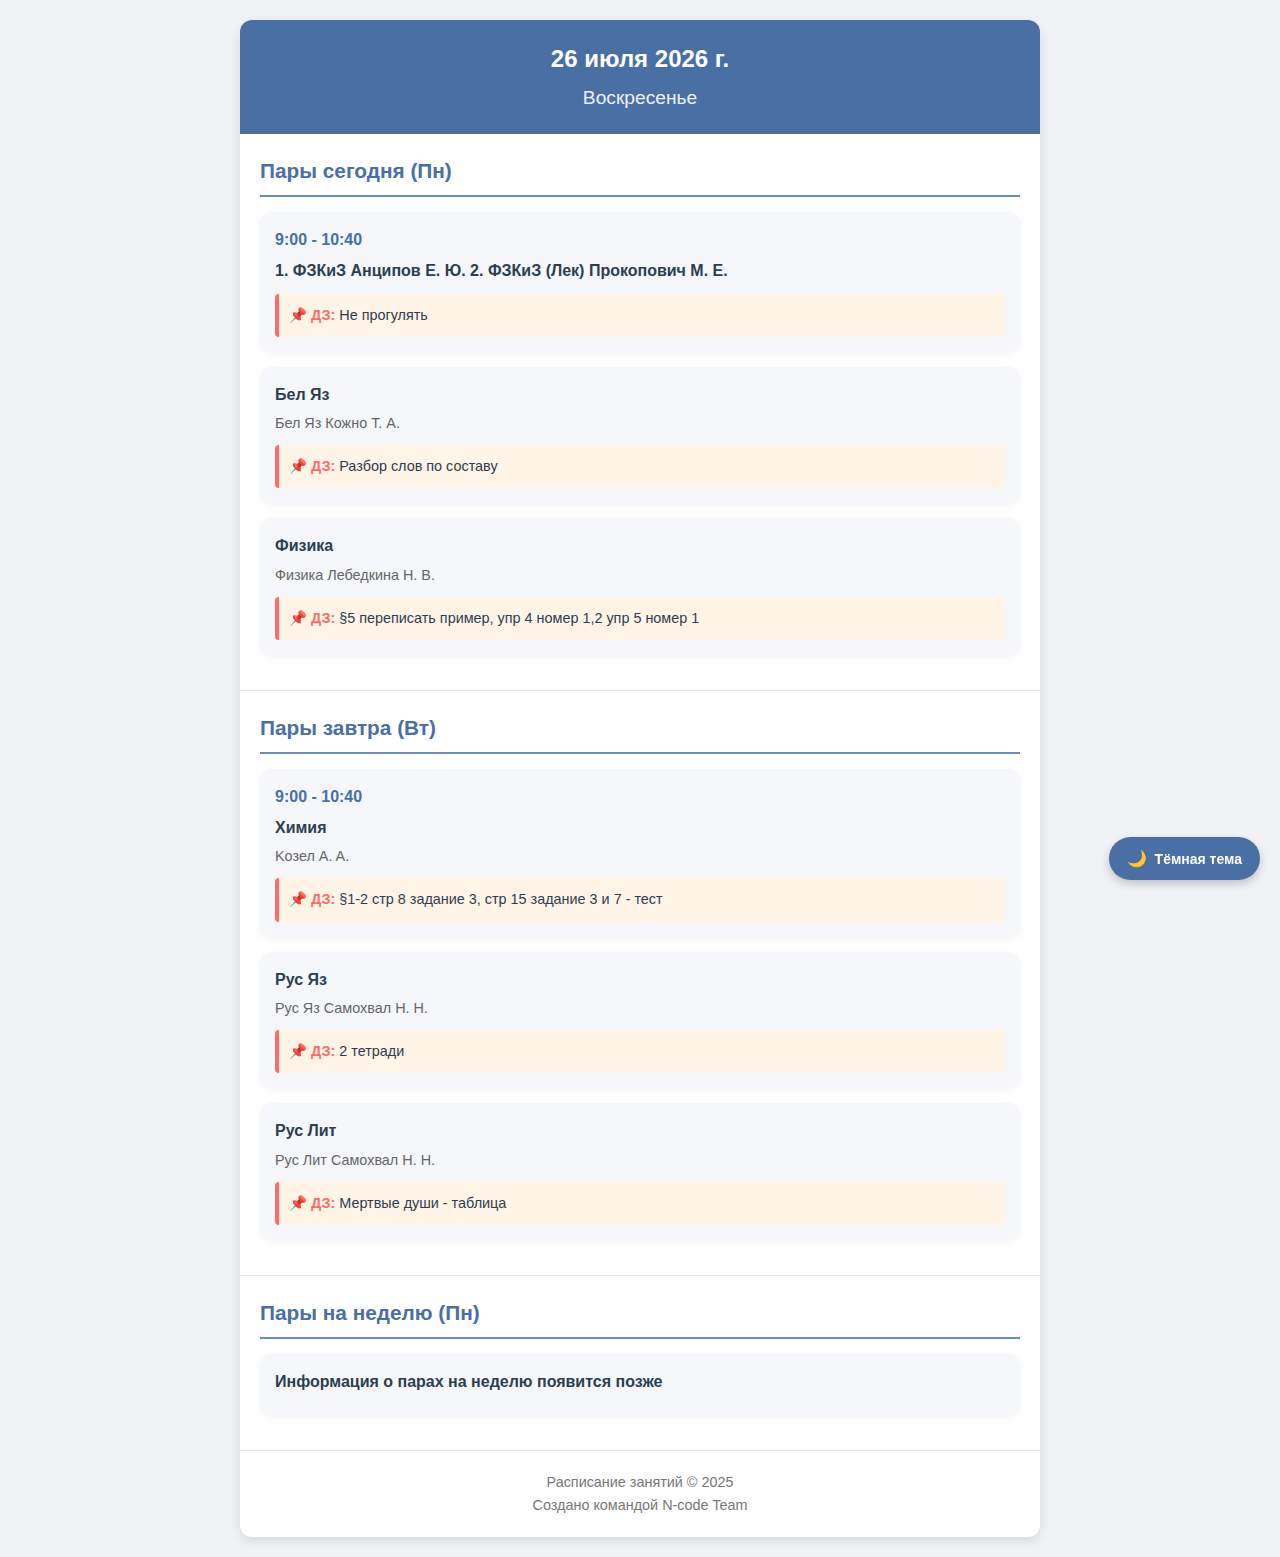
<file: index.html>
<!DOCTYPE html>
<html lang="ru">
<head>
    <meta charset="UTF-8">
    <meta name="viewport" content="width=device-width, initial-scale=1.0">
    <title>Расписание занятий</title>
    <link rel="stylesheet" href="./main.css">
</head>
<body>
    <div class="container">
        <header>
            <div class="date">Сентябрь 08, 2025</div>
            <div class="day">Понедельник</div>
        </header>

        <div class="schedule-section">
            <h2 class="section-title">Пары сегодня (Пн)</h2>
            
            <div class="lesson">
                <div class="time">9:00 - 10:40</div>
                <div class="subject">1. ФЗКиЗ Анципов Е. Ю. 2. ФЗКиЗ (Лек) Прокопович М. Е.</div>
                <div class="homework">Не прогулять</div>
            </div>
            
            <div class="lesson">
                <div class="subject">Бел Яз</div>
                <div class="teacher">Бел Яз Кожно Т. А.</div>
                <div class="homework">Разбор слов по составу</div>
            </div>
            
            <div class="lesson">
                <div class="subject">Физика</div>
                <div class="teacher">Физика Лебедкина Н. В.</div>
                <div class="homework">§5 переписать пример, упр 4 номер 1,2 упр 5 номер 1</div>
            </div>
        </div>

        <div class="schedule-section">
            <h2 class="section-title">Пары завтра (Вт)</h2>
            
            <div class="lesson">
                <div class="time">9:00 - 10:40</div>
                <div class="subject">Химия</div>
                <div class="teacher">Kозел A. A.</div>
                <div class="homework">§1-2 стр 8 задание 3, стр 15 задание 3 и 7 - тест</div>
            </div>
            
            <div class="lesson">
                <div class="subject">Рус Яз</div>
                <div class="teacher">Рус Яз Самохвал Н. Н.</div>
                <div class="homework">2 тетради</div>
            </div>
            
            <div class="lesson">
                <div class="subject">Рус Лит</div>
                <div class="teacher">Рус Лит Самохвал Н. Н.</div>
                <div class="homework">Мертвые души - таблица</div>
            </div>
        </div>

        <div class="schedule-section">
            <h2 class="section-title">Пары на неделю (Пн)</h2>
            <div class="lesson">
                <div class="subject">Информация о парах на неделю появится позже</div>
            </div>
        </div>

        <footer>
            <p>Расписание занятий © 2025</p>
            <p>Создано командой N-code Team</p>
        </footer>
    </div>

    <script src="./main.js"></script>
</body>
</html>
</file>
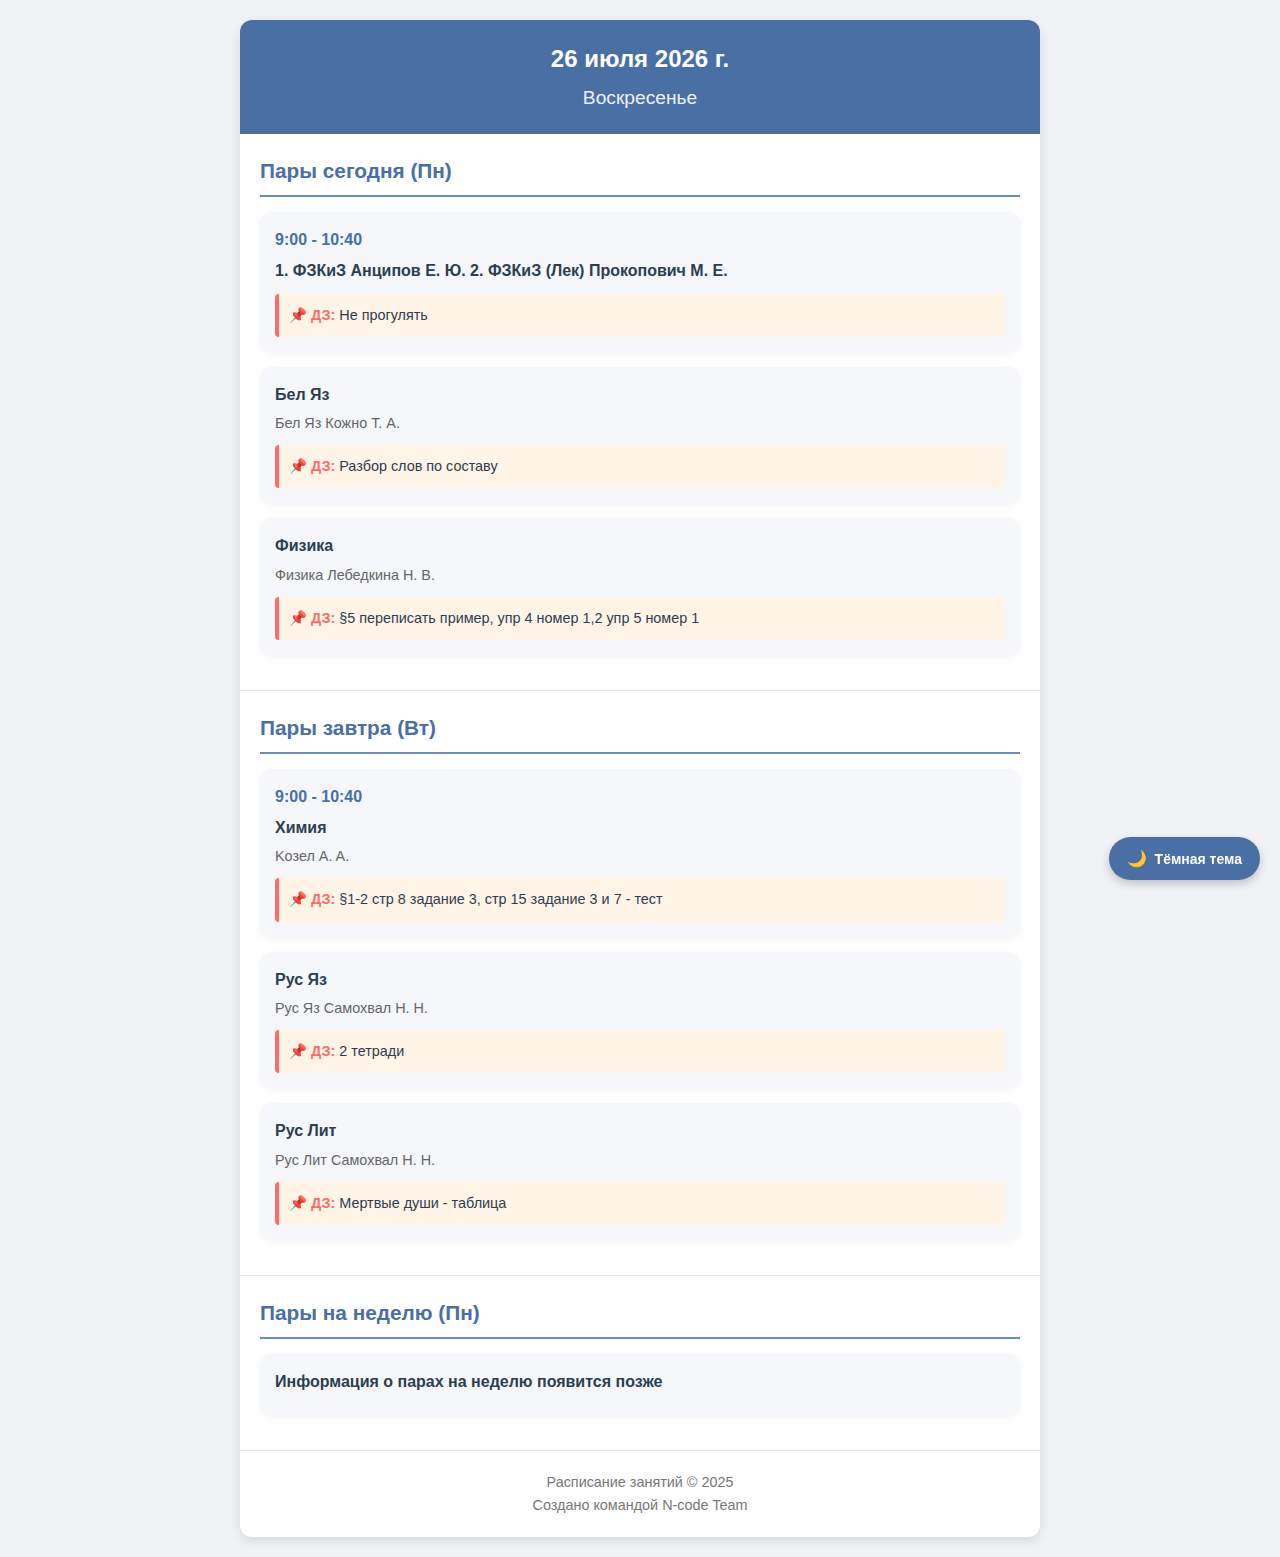
<file: schedule/index.html>
<!DOCTYPE html>
<html lang="ru">
<head>
    <meta charset="UTF-8">
    <meta name="viewport" content="width=device-width, initial-scale=1.0">
    <title>Расписание занятий</title>
    <link rel="stylesheet" href="css/main.css">
</head>
<body>
    <div class="container">
        <header>
            <div class="date">Сентябрь 08, 2025</div>
            <div class="day">Понедельник</div>
        </header>

        <div class="schedule-section">
            <h2 class="section-title">Пары сегодня (Пн)</h2>
            
            <div class="lesson">
                <div class="time">9:00 - 10:40</div>
                <div class="subject">1. ФЗКиЗ Анципов Е. Ю. 2. ФЗКиЗ (Лек) Прокопович М. Е.</div>
                <div class="homework">Не прогулять</div>
            </div>
            
            <div class="lesson">
                <div class="subject">Бел Яз</div>
                <div class="teacher">Бел Яз Кожно Т. А.</div>
                <div class="homework">Разбор слов по составу</div>
            </div>
            
            <div class="lesson">
                <div class="subject">Физика</div>
                <div class="teacher">Физика Лебедкина Н. В.</div>
                <div class="homework">§5 переписать пример, упр 4 номер 1,2 упр 5 номер 1</div>
            </div>
        </div>

        <div class="schedule-section">
            <h2 class="section-title">Пары завтра (Вт)</h2>
            
            <div class="lesson">
                <div class="time">9:00 - 10:40</div>
                <div class="subject">Химия</div>
                <div class="teacher">Kозел A. A.</div>
                <div class="homework">§1-2 стр 8 задание 3, стр 15 задание 3 и 7 - тест</div>
            </div>
            
            <div class="lesson">
                <div class="subject">Рус Яз</div>
                <div class="teacher">Рус Яз Самохвал Н. Н.</div>
                <div class="homework">2 тетради</div>
            </div>
            
            <div class="lesson">
                <div class="subject">Рус Лит</div>
                <div class="teacher">Рус Лит Самохвал Н. Н.</div>
                <div class="homework">Мертвые души - таблица</div>
            </div>
        </div>

        <div class="schedule-section">
            <h2 class="section-title">Пары на неделю (Пн)</h2>
            <div class="lesson">
                <div class="subject">Информация о парах на неделю появится позже</div>
            </div>
        </div>

        <footer>
            <p>Расписание занятий © 2025</p>
            <p>Создано командой N-code Team</p>
        </footer>
    </div>

    <script src="js/main.js"></script>
</body>
</html>
</file>
<file: main.css>
:root {
    --primary-color: #4a6fa5;
    --secondary-color: #6b8cbc;
    --accent-color: #ff6b6b;
    --light-color: #f5f7fa;
    --dark-color: #2c3e50;
    --border-radius: 12px;
    --shadow: 0 4px 12px rgba(0, 0, 0, 0.1);
    --transition: all 0.3s ease;
    
    /* Цвета для светлой темы */
    --bg-color: #f0f2f5;
    --container-bg: white;
    --text-color: #2c3e50;
    --lesson-bg: #f5f7fa;
    --teacher-color: #666;
    --homework-bg: #fff4e6;
}

/* Темная тема */
[data-theme="dark"] {
    --bg-color: #1a1a1a;
    --container-bg: #2d2d2d;
    --text-color: #f0f0f0;
    --lesson-bg: #3a3a3a;
    --teacher-color: #aaa;
    --homework-bg: #3a3429;
    --shadow: 0 4px 12px rgba(0, 0, 0, 0.3);
}

* {
    margin: 0;
    padding: 0;
    box-sizing: border-box;
    font-family: 'Segoe UI', Tahoma, Geneva, Verdana, sans-serif;
}

body {
    background-color: var(--bg-color);
    color: var(--text-color);
    line-height: 1.6;
    padding: 20px;
    min-height: 100vh;
    transition: background-color 0.3s ease, color 0.3s ease;
}

.container {
    max-width: 800px;
    margin: 0 auto;
    background: var(--container-bg);
    border-radius: var(--border-radius);
    box-shadow: var(--shadow);
    overflow: hidden;
    transition: background-color 0.3s ease, box-shadow 0.3s ease;
}

header {
    background: var(--primary-color);
    color: white;
    padding: 20px;
    text-align: center;
}

.date {
    font-size: 1.5rem;
    font-weight: bold;
    margin-bottom: 5px;
}

.day {
    font-size: 1.2rem;
    opacity: 0.9;
}

.schedule-section {
    padding: 20px;
    border-bottom: 1px solid #eaeaea;
}

.section-title {
    font-size: 1.3rem;
    color: var(--primary-color);
    margin-bottom: 15px;
    padding-bottom: 8px;
    border-bottom: 2px solid var(--secondary-color);
}

.lesson {
    background: var(--lesson-bg);
    border-radius: var(--border-radius);
    padding: 15px;
    margin-bottom: 15px;
    box-shadow: 0 2px 6px rgba(0, 0, 0, 0.05);
    transition: var(--transition);
    cursor: pointer;
}

.lesson:hover {
    transform: translateY(-3px);
    box-shadow: 0 4px 10px rgba(0, 0, 0, 0.1);
}

.lesson.active {
    background: #e8f4fc;
    border-left: 4px solid var(--primary-color);
}

[data-theme="dark"] .lesson.active {
    background: #2a3b4d;
}

.time {
    font-weight: bold;
    color: var(--primary-color);
    margin-bottom: 5px;
}

.subject {
    font-weight: 600;
    margin-bottom: 5px;
}

.teacher {
    color: var(--teacher-color);
    font-size: 0.9rem;
    margin-bottom: 10px;
    transition: color 0.3s ease;
}

.homework {
    background: var(--homework-bg);
    border-left: 4px solid var(--accent-color);
    padding: 10px;
    border-radius: 4px;
    margin-top: 10px;
    font-size: 0.9rem;
    transition: background-color 0.3s ease;
}

.homework::before {
    content: "📌 ДЗ: ";
    font-weight: bold;
    color: var(--accent-color);
}

footer {
    text-align: center;
    padding: 20px;
    color: #777;
    font-size: 0.9rem;
}

/* Кнопка переключения темы */
.theme-toggle {
    position: fixed;
    bottom: 20px;
    right: 20px;
    padding: 12px 18px;
    background: var(--primary-color);
    color: white;
    border: none;
    border-radius: 25px;
    cursor: pointer;
    z-index: 1000;
    font-size: 14px;
    font-weight: 600;
    box-shadow: 0 4px 8px rgba(0, 0, 0, 0.2);
    transition: all 0.3s ease;
    display: flex;
    align-items: center;
    gap: 8px;
}

.theme-toggle:hover {
    background: var(--secondary-color);
    transform: translateY(-2px);
    box-shadow: 0 6px 12px rgba(0, 0, 0, 0.3);
}

.theme-toggle:active {
    transform: translateY(0);
}

.theme-toggle::before {
    content: "🌙";
    font-size: 16px;
}

[data-theme="dark"] .theme-toggle::before {
    content: "☀️";
}

/* Адаптивность для мобильных устройств */
@media (max-width: 768px) {
    body {
        padding: 10px;
    }
    
    .container {
        border-radius: 10px;
    }
    
    header {
        padding: 15px;
    }
    
    .date {
        font-size: 1.3rem;
    }
    
    .day {
        font-size: 1.1rem;
    }
    
    .schedule-section {
        padding: 15px;
    }
    
    .section-title {
        font-size: 1.2rem;
    }
    
    .lesson {
        padding: 12px;
    }
    
    .theme-toggle {
        bottom: 15px;
        right: 15px;
        padding: 10px 15px;
        font-size: 13px;
    }
}

@media (max-width: 480px) {
    .date {
        font-size: 1.2rem;
    }
    
    .day {
        font-size: 1rem;
    }
    
    .section-title {
        font-size: 1.1rem;
    }
    
    .time, .subject {
        font-size: 0.95rem;
    }
    
    .teacher {
        font-size: 0.85rem;
    }
    
    .homework {
        font-size: 0.85rem;
    }
    
    .theme-toggle {
        bottom: 10px;
        right: 10px;
        padding: 8px 12px;
        font-size: 12px;
    }
}
</file>
<file: schedule/css/main.css>
:root {
    --primary-color: #4a6fa5;
    --secondary-color: #6b8cbc;
    --accent-color: #ff6b6b;
    --light-color: #f5f7fa;
    --dark-color: #2c3e50;
    --border-radius: 12px;
    --shadow: 0 4px 12px rgba(0, 0, 0, 0.1);
    --transition: all 0.3s ease;
    
    /* Цвета для светлой темы */
    --bg-color: #f0f2f5;
    --container-bg: white;
    --text-color: #2c3e50;
    --lesson-bg: #f5f7fa;
    --teacher-color: #666;
    --homework-bg: #fff4e6;
}

/* Темная тема */
[data-theme="dark"] {
    --bg-color: #1a1a1a;
    --container-bg: #2d2d2d;
    --text-color: #f0f0f0;
    --lesson-bg: #3a3a3a;
    --teacher-color: #aaa;
    --homework-bg: #3a3429;
    --shadow: 0 4px 12px rgba(0, 0, 0, 0.3);
}

* {
    margin: 0;
    padding: 0;
    box-sizing: border-box;
    font-family: 'Segoe UI', Tahoma, Geneva, Verdana, sans-serif;
}

body {
    background-color: var(--bg-color);
    color: var(--text-color);
    line-height: 1.6;
    padding: 20px;
    min-height: 100vh;
    transition: background-color 0.3s ease, color 0.3s ease;
}

.container {
    max-width: 800px;
    margin: 0 auto;
    background: var(--container-bg);
    border-radius: var(--border-radius);
    box-shadow: var(--shadow);
    overflow: hidden;
    transition: background-color 0.3s ease, box-shadow 0.3s ease;
}

header {
    background: var(--primary-color);
    color: white;
    padding: 20px;
    text-align: center;
}

.date {
    font-size: 1.5rem;
    font-weight: bold;
    margin-bottom: 5px;
}

.day {
    font-size: 1.2rem;
    opacity: 0.9;
}

.schedule-section {
    padding: 20px;
    border-bottom: 1px solid #eaeaea;
}

.section-title {
    font-size: 1.3rem;
    color: var(--primary-color);
    margin-bottom: 15px;
    padding-bottom: 8px;
    border-bottom: 2px solid var(--secondary-color);
}

.lesson {
    background: var(--lesson-bg);
    border-radius: var(--border-radius);
    padding: 15px;
    margin-bottom: 15px;
    box-shadow: 0 2px 6px rgba(0, 0, 0, 0.05);
    transition: var(--transition);
    cursor: pointer;
}

.lesson:hover {
    transform: translateY(-3px);
    box-shadow: 0 4px 10px rgba(0, 0, 0, 0.1);
}

.lesson.active {
    background: #e8f4fc;
    border-left: 4px solid var(--primary-color);
}

[data-theme="dark"] .lesson.active {
    background: #2a3b4d;
}

.time {
    font-weight: bold;
    color: var(--primary-color);
    margin-bottom: 5px;
}

.subject {
    font-weight: 600;
    margin-bottom: 5px;
}

.teacher {
    color: var(--teacher-color);
    font-size: 0.9rem;
    margin-bottom: 10px;
    transition: color 0.3s ease;
}

.homework {
    background: var(--homework-bg);
    border-left: 4px solid var(--accent-color);
    padding: 10px;
    border-radius: 4px;
    margin-top: 10px;
    font-size: 0.9rem;
    transition: background-color 0.3s ease;
}

.homework::before {
    content: "📌 ДЗ: ";
    font-weight: bold;
    color: var(--accent-color);
}

footer {
    text-align: center;
    padding: 20px;
    color: #777;
    font-size: 0.9rem;
}

/* Кнопка переключения темы */
.theme-toggle {
    position: fixed;
    bottom: 20px;
    right: 20px;
    padding: 12px 18px;
    background: var(--primary-color);
    color: white;
    border: none;
    border-radius: 25px;
    cursor: pointer;
    z-index: 1000;
    font-size: 14px;
    font-weight: 600;
    box-shadow: 0 4px 8px rgba(0, 0, 0, 0.2);
    transition: all 0.3s ease;
    display: flex;
    align-items: center;
    gap: 8px;
}

.theme-toggle:hover {
    background: var(--secondary-color);
    transform: translateY(-2px);
    box-shadow: 0 6px 12px rgba(0, 0, 0, 0.3);
}

.theme-toggle:active {
    transform: translateY(0);
}

.theme-toggle::before {
    content: "🌙";
    font-size: 16px;
}

[data-theme="dark"] .theme-toggle::before {
    content: "☀️";
}

/* Адаптивность для мобильных устройств */
@media (max-width: 768px) {
    body {
        padding: 10px;
    }
    
    .container {
        border-radius: 10px;
    }
    
    header {
        padding: 15px;
    }
    
    .date {
        font-size: 1.3rem;
    }
    
    .day {
        font-size: 1.1rem;
    }
    
    .schedule-section {
        padding: 15px;
    }
    
    .section-title {
        font-size: 1.2rem;
    }
    
    .lesson {
        padding: 12px;
    }
    
    .theme-toggle {
        bottom: 15px;
        right: 15px;
        padding: 10px 15px;
        font-size: 13px;
    }
}

@media (max-width: 480px) {
    .date {
        font-size: 1.2rem;
    }
    
    .day {
        font-size: 1rem;
    }
    
    .section-title {
        font-size: 1.1rem;
    }
    
    .time, .subject {
        font-size: 0.95rem;
    }
    
    .teacher {
        font-size: 0.85rem;
    }
    
    .homework {
        font-size: 0.85rem;
    }
    
    .theme-toggle {
        bottom: 10px;
        right: 10px;
        padding: 8px 12px;
        font-size: 12px;
    }
}
</file>
